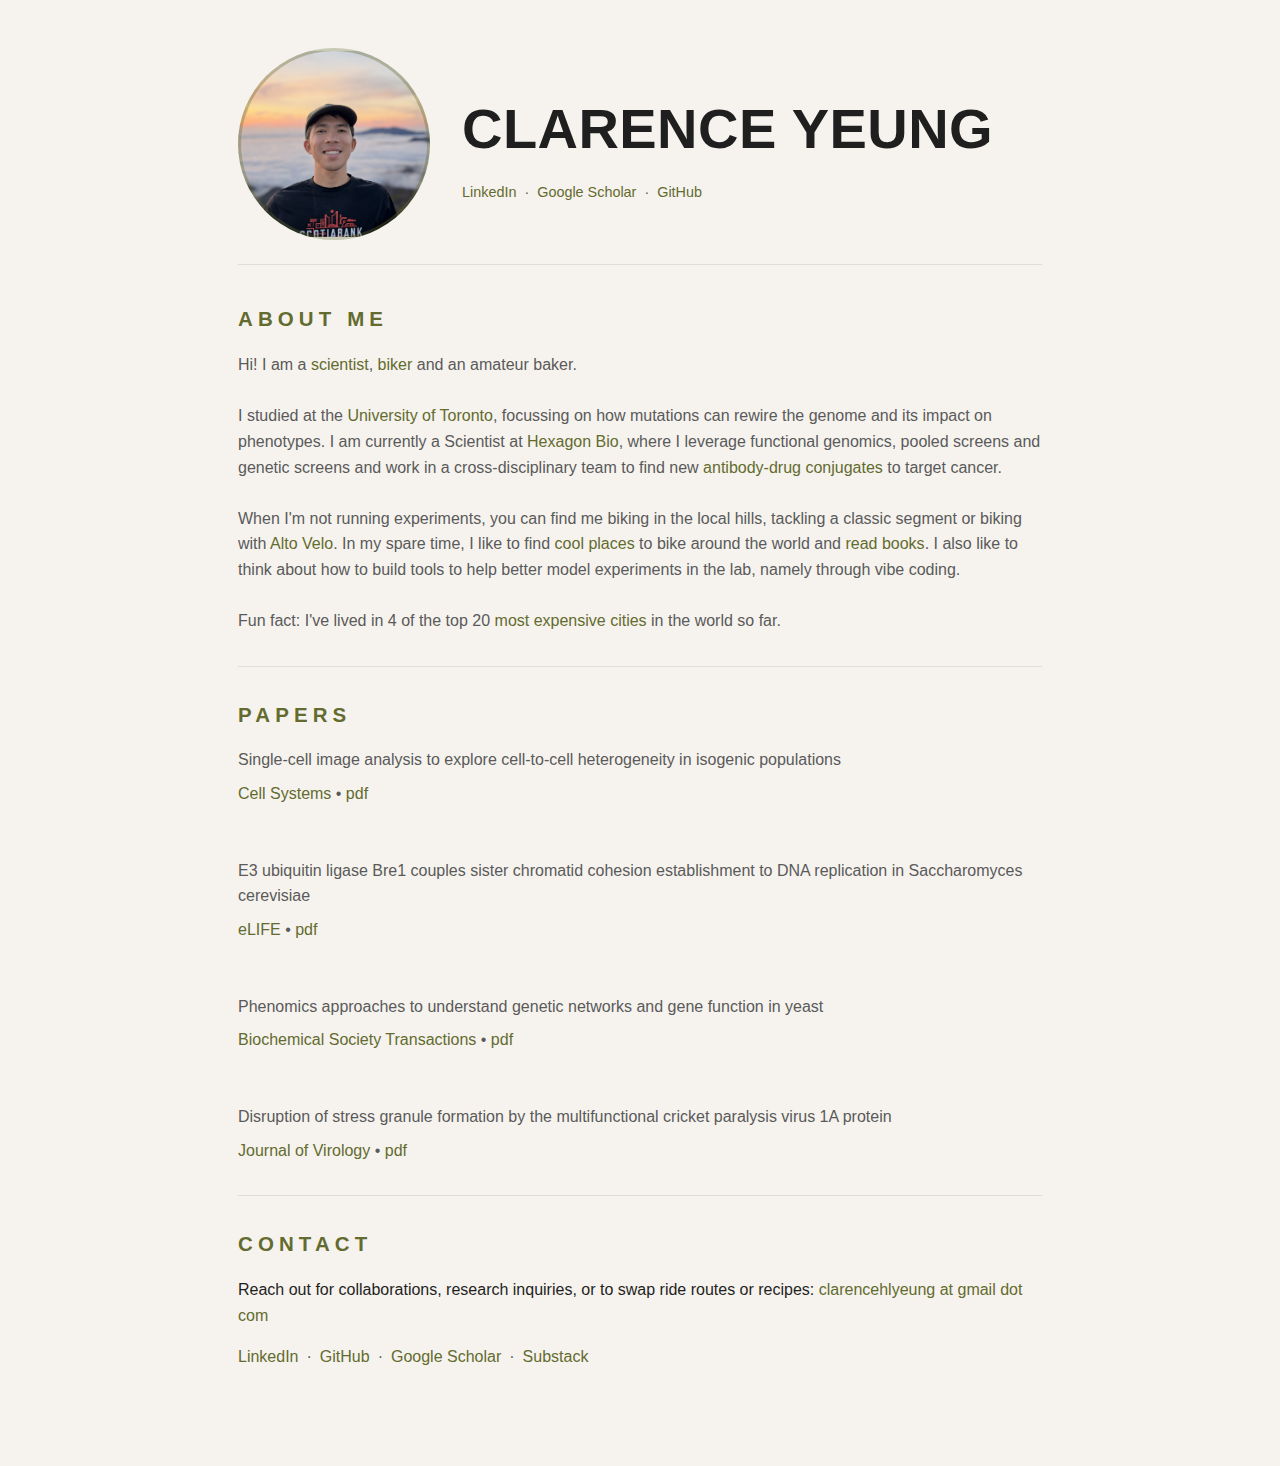
<file: index.html>
<!DOCTYPE html>
<html lang="en">
  <head>
    <meta charset="UTF-8" />
    <meta name="viewport" content="width=device-width, initial-scale=1.0" />
    <title>Clarence Yeung · Portfolio</title>
    <link rel="stylesheet" href="style.css" />
  </head>
  <body>
    <!-- Layout Wrapper -->
    <main class="page landing-page">
      <!-- Content Column -->
      <section class="content-column">
        <header class="page-header">
          <div class="header-inner">
            <div class="hero-portrait" aria-hidden="true">
            </div>
            <div class="header-text">
              <h1>Clarence Yeung</h1>
              <nav aria-label="Primary links" class="header-links">
                <a href="https://www.linkedin.com/in/clarence-yeung-8454237a/" target="_blank" rel="noopener">LinkedIn</a>
                <span aria-hidden="true">·</span>
                <a href="https://scholar.google.com/citations?user=sMj4W4EAAAAJ&hl=en&oi=ao" target="_blank" rel="noopener">Google Scholar</a>
                <span aria-hidden="true">·</span>
                <a href="https://github.com/cyeunghl" target="_blank" rel="noopener">GitHub</a>
              </nav>
            </div>
          </div>
        </header>

        <!-- INTRO SECTION -->
        <section class="content-section" id="projects">
          <h2>ABOUT ME</h2>
          <ul class="project-list">
            <li>
              <p>
                Hi! I am a <a href="https://scholar.google.com/citations?user=sMj4W4EAAAAJ&hl=en&oi=ao" target="_blank" rel="noopener">scientist</a>, <a href="https://www.strava.com/athletes/24024748" target="_blank" rel="noopener">biker</a> and an amateur baker. 
                <br>
                <br>
                I studied at the <a href="https://andrewslab.ccbr.utoronto.ca/" target="_blank" rel="noopener">University of Toronto</a>, 
                focussing on how mutations can rewire the genome and its impact on phenotypes. 
                I am currently a Scientist at  
                <a href="https://hexagonbio.com" target="_blank" rel="noopener">Hexagon Bio</a>,
                where I leverage functional genomics, pooled screens and genetic screens and work in a cross-disciplinary team to find new 
               <a href="https://www.youtube.com/watch?v=bauquYpt5P4" target="_blank" rel="noopener">antibody-drug conjugates </a>
                to target cancer.

                <br>
                <br>

                When I'm not running experiments, you can find me biking in the local hills, tackling a classic 
                segment or biking with <a href="https://www.altovelo.org/" target="_blank" rel="noopener">Alto Velo</a>.
                In my spare time, I like to find <a href="globe.html">cool places</a> to bike around the world and <a href="books.html">read books</a>. 
                I also like to think about how to build tools to help better model experiments in the lab, namely 
                through vibe coding. 
                <br>
                <br>
                Fun fact: I've lived in 4 of the top 20 <a href="https://www.visualcapitalist.com/mapped-the-worlds-most-unaffordable-housing-markets/" target="_blank" rel="noopener">most expensive cities</a> in the world so far.

              </p>
            </li>
          </ul>
        </section>

        <!-- Papers Section -->
        <section class="content-section" id="papers">
          <h2>Papers</h2>
          <ul class="paper-list">
            <li>
              <p>
                Single-cell image analysis to explore cell-to-cell heterogeneity in isogenic populations<br>
                <span class="paper-links">
                  <a href="https://www.cell.com/cell-systems/fulltext/S2405-4712(21)00196-4" target="_blank" rel="noopener">Cell Systems</a> •
                  <a href="assets/cellSystems.pdf" target="_blank" rel="noopener">pdf</a>
                </span>
                <br>
                <br>
                <br>
                E3 ubiquitin ligase Bre1 couples sister chromatid cohesion establishment to DNA replication in Saccharomyces cerevisiae<br>
                <span class="paper-links">
                  <a href="https://elifesciences.org/articles/28231" target="_blank" rel="noopener">eLIFE</a> •
                  <a href="assets/eLIFE.pdf" target="_blank" rel="noopener">pdf</a>
                </span>
                <br>
                <br>
                <br>
                Phenomics approaches to understand genetic networks and gene function in yeast<br>
                <span class="paper-links">
                  <a href="https://portlandpress.com/biochemsoctrans/article/50/2/713/231003" target="_blank" rel="noopener">Biochemical Society Transactions</a> •
                  <a href="assets/portland.pdf" target="_blank" rel="noopener">pdf</a>
                </span>
                <br>
                <br>
                <br>
                Disruption of stress granule formation by the multifunctional cricket paralysis virus 1A protein<br>
                <span class="paper-links">
                  <a href="https://journals.asm.org/doi/full/10.1128/jvi.01779-16" target="_blank" rel="noopener">Journal of Virology</a> •
                  <a href="assets/JoV.pdf" target="_blank" rel="noopener">pdf</a>
                </span>
              </p>
            </li>
          </ul>
        </section>

        <!-- Contact Section -->
        <section class="content-section" id="contact">
          <h2>Contact</h2>
          <p>
            Reach out for collaborations, research inquiries, or to swap ride routes or recipes:
            <a href="mailto:clarencehlyeung at gmail dot com">clarencehlyeung at gmail dot com</a>
          </p>
          <p class="contact-links">
            <a href="https://www.linkedin.com/in/clarence-yeung-8454237a/" target="_blank" rel="noopener">LinkedIn</a>
            <span aria-hidden="true">·</span>
            <a href="https://github.com/cyeunghl" target="_blank" rel="noopener">GitHub</a>
            <span aria-hidden="true">·</span>
            <a href="https://scholar.google.com/citations?user=sMj4W4EAAAAJ&hl=en&oi=ao" target="_blank" rel="noopener">Google Scholar</a>
            <span aria-hidden="true">·</span>
            <a href="https://clarenceyeung.substack.com" target="_blank" rel="noopener">Substack</a>
          </p>
        </section>
      </section>
    </main>
  </body>
</html>
</file>
<file: style.css>
/* ---------- Root & Base Styles ---------- */
:root {
  color-scheme: light;
  --background: #f6f3ee;
  --card: #ffffff;
  --text-primary: #1f1f1f;
  --text-muted: #5a5a5a;
  --accent: #636B2F;
  --border: rgba(30, 30, 30, 0.1);
}

*,
*::before,
*::after {
  box-sizing: border-box;
}

body {
  margin: 0;
  font-family: "Helvetica Neue", Helvetica, Arial, sans-serif;
  background: var(--background);
  color: var(--text-primary);
  line-height: 1.6;
}

a {
  color: var(--accent);
  text-decoration: none;
}

a:hover,
a:focus-visible {
  text-decoration: underline;
}

/* ---------- Layout ---------- */
.page {
  max-width: none;
  margin: 0 auto;
  padding: clamp(1.5rem, 4vw, 3rem) clamp(1.5rem, 4vw, 3rem);
}

.page.landing-page {
  display: block;
  max-width: 900px;
}

.page.globe-page {
  display: block;
  max-width: 900px;
}

.visual-column,
.content-column {
  display: flex;
  flex-direction: column;
}

/* ---------- Visual Placeholder ---------- */
.visual-container {
  position: sticky;
  top: clamp(1.5rem, 4vw, 3rem);
  background: rgba(255, 255, 255, 0.78);
  backdrop-filter: blur(22px) saturate(120%);
  border-radius: 32px;
  border: 1px solid rgba(255, 255, 255, 0.6);
  box-shadow: 0 22px 55px rgba(15, 15, 15, 0.12);
  min-height: min(60vh, 480px);
  padding: clamp(0.75rem, 2vw, 1.25rem);
  display: flex;
  align-items: stretch;
  justify-content: stretch;
  overflow: hidden;
}

.visual-stage {
  flex: 1;
  width: 100%;
  height: 100%;
  position: relative;
  min-height: 320px;
  border-radius: 24px;
  overflow: hidden;
  background: radial-gradient(circle at 30% 30%, rgba(231, 236, 213, 0.6), rgba(213, 219, 188, 0.2) 55%, rgba(202, 207, 182, 0));
}

.visual-stage canvas {
  width: 100% !important;
  height: 100% !important;
  display: block;
}

.visual-tooltip {
  position: absolute;
  top: clamp(1rem, 4vw, 1.5rem);
  left: clamp(1rem, 4vw, 1.5rem);
  padding: 0.4rem 0.8rem;
  background: rgba(246, 243, 238, 0.92);
  border-radius: 999px;
  border: 1px solid rgba(30, 30, 30, 0.08);
  color: var(--text-primary);
  font-size: 0.72rem;
  letter-spacing: 0.08em;
  text-transform: uppercase;
  pointer-events: none;
  transition: opacity 0.2s ease;
}

.visual-tooltip[hidden] {
  opacity: 0;
  display: none;
}

/* ---------- Globe Legend ---------- */
#globe-legend {
  position: relative;
  margin-top: clamp(1rem, 2vw, 1.5rem);
  background: rgba(246, 243, 238, 0.9);
  border-radius: 999px;
  border: 1px solid rgba(30, 30, 30, 0.08);
  padding: 0.25rem 0.5rem;
  font-size: 0.72rem;
  color: var(--text-primary);
  display: flex;
  align-items: center;
  gap: 0.5rem;
  width: fit-content;
}

#globe-legend .legend-item {
  display: inline-flex;
  align-items: center;
  gap: 0.35rem;
}

#globe-legend .legend-swatch {
  width: 8px;
  height: 8px;
  border-radius: 999px;
  display: inline-block;
  border: 1px solid rgba(0,0,0,0.1);
}

/* ---------- Globe Page ---------- */
.globe-intro {
  margin-bottom: clamp(1.5rem, 3vw, 2rem);
}

.globe-intro p {
  margin: 0;
  color: var(--text-muted);
  font-size: 1rem;
  line-height: 1.6;
  max-width: 800px;
}

/* ---------- Globe Navigation ---------- */
.globe-nav {
  position: fixed;
  top: clamp(1.5rem, 4vw, 2rem);
  right: clamp(1.5rem, 4vw, 3rem);
  z-index: 100;
}

.globe-nav a {
  padding: 0.5rem 1rem;
  background: rgba(246, 243, 238, 0.92);
  border-radius: 12px;
  border: 1px solid rgba(30, 30, 30, 0.08);
  font-size: 0.85rem;
  transition: background 0.2s ease;
}

.globe-nav a:hover,
.globe-nav a:focus-visible {
  background: rgba(246, 243, 238, 0.98);
  text-decoration: none;
}

/* ---------- Content Column ---------- */
.page-header {
  margin-bottom: clamp(1.5rem, 3vw, 2.5rem);
  padding-bottom: clamp(1rem, 2vw, 1.5rem);
  border-bottom: 1px solid var(--border);
}

.header-inner {
  display: flex;
  align-items: center;
  gap: clamp(1.25rem, 3vw, 2rem);
}

.hero-portrait {
  flex: 0 0 clamp(9.6rem, 16vw, 12rem);
  aspect-ratio: 1 / 1;
  border-radius: 999px;
  border: 3px solid rgba(99, 107, 47, 0.35);
  background: url('assets/profile.svg') center/cover no-repeat, rgba(255, 255, 255, 0.85);
  display: flex;
  align-items: center;
  justify-content: center;
  font-size: 0.7rem;
  letter-spacing: 0.18em;
  text-transform: uppercase;
  color: var(--text-muted);
}

.header-text {
  display: flex;
  flex-direction: column;
  gap: 0.5rem;
}

h1 {
  margin: 0;
  font-size: clamp(2.5rem, 4.5vw, 3.5rem);
  letter-spacing: 0.008em;
  text-transform: uppercase;
  font-weight: 700;
}

.header-links {
  display: flex;
  align-items: center;
  gap: 0.5rem;
  font-size: 0.9rem;
}

.header-links a {
  font-weight: 500;
  color: var(--accent);
}

.header-links span {
  color: var(--text-muted);
}

.content-section {
  border-top: 1px solid var(--border);
  padding: clamp(1.25rem, 3.5vw, 2rem) 0;
}

.content-section:first-of-type {
  border-top: none;
  padding-top: 0;
}

.content-section h2 {
  text-transform: uppercase;
  letter-spacing: 0.25em;
  font-size: clamp(1.1rem, 1.6vw, 1.5rem);
  margin: 0 0 1rem;
  color: var(--accent);
  font-weight: 600;
}

.project-list {
  list-style: none;
  margin: 0;
  padding: 0;
  display: grid;
  gap: 1.5rem;
}

.project-list h3 {
  margin: 0 0 0.5rem;
  font-size: 1.1rem;
  letter-spacing: 0.02em;
  text-transform: uppercase;
}

.project-list p {
  margin: 0;
  color: var(--text-muted);
}

/* ---------- Paper List ---------- */
.paper-list {
  list-style: none;
  margin: 0;
  padding: 0;
  display: grid;
  gap: 1.5rem;
}

.paper-list p {
  margin: 0;
  color: var(--text-muted);
  line-height: 1.6;
}

.paper-list span {
  display: inline-block;
  margin-top: 0.5rem;
}

.paper-links {
  display: flex;
  align-items: center;
  gap: 0.5rem;
  color: var(--text-muted);
  flex-wrap: wrap;
}

.paper-links a {
  font-weight: 500;
}

.paper-links span[aria-hidden="true"] {
  color: var(--text-muted);
}

.contact-links {
  display: flex;
  flex-wrap: wrap;
  align-items: center;
  gap: 0.5rem;
  color: var(--text-muted);
}

.contact-links a {
  font-weight: 500;
}

.about-links {
  display: flex;
  align-items: center;
  gap: 0.75rem;
  font-weight: 500;
}

.about-links a {
  font-weight: 600;
}

.about-links span {
  color: var(--text-muted);
}

/* DNA helix overlay removed */

/* ---------- Responsive ---------- */
@media (max-width: 900px) {
  .page.globe-page {
    grid-template-columns: 1fr;
  }

  .page.globe-page .visual-container {
    position: relative;
    top: 0;
    min-height: 320px;
  }
  
  .globe-nav {
    position: relative;
    top: auto;
    right: auto;
    margin: 1rem 0;
    text-align: right;
  }

  .visual-tooltip {
    inset: auto auto 1rem 1rem;
  }

  .header-inner {
    flex-direction: column;
    align-items: flex-start;
    gap: 1.1rem;
  }

  .hero-portrait {
    width: clamp(4.5rem, 18vw, 6rem);
  }

  /* DNA helix removed */
}

@media (max-width: 600px) {
  .page {
    padding: clamp(1.5rem, 6vw, 2rem) clamp(1.25rem, 5vw, 1.75rem);
    gap: clamp(1.5rem, 5vw, 2rem);
  }

  h1 {
    font-size: clamp(2rem, 8vw, 2.6rem);
    letter-spacing: 0.06em;
  }

  /* DNA helix removed */
}
</file>
